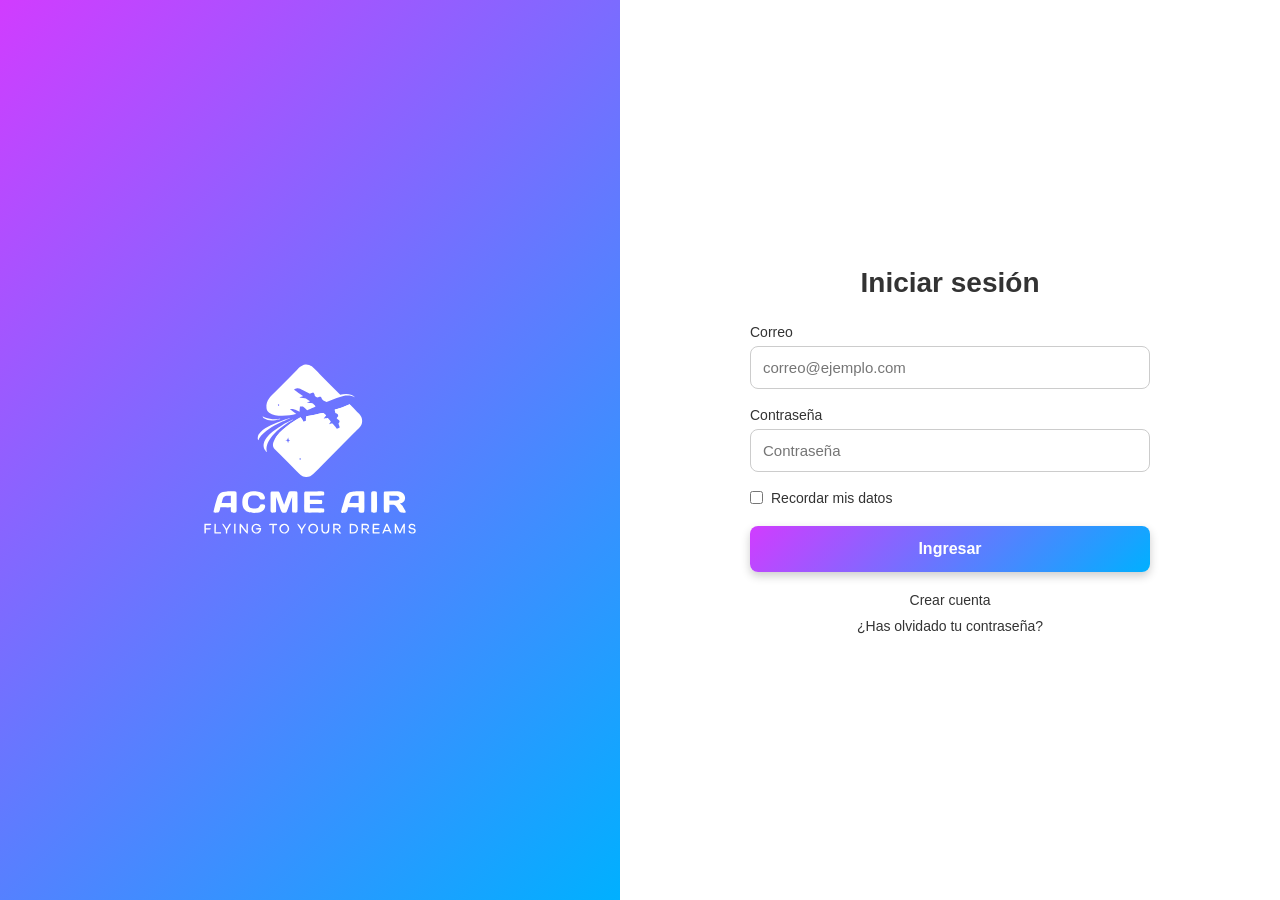
<file: index.html>
<!DOCTYPE html>
<html lang="es">
<head>
    <meta charset="UTF-8">
    <meta name="viewport" content="width=device-width, initial-scale=1.0">
    <link rel="stylesheet" href="css/index.css">
    <title>Login - ACME AIR</title>
</head>
<body>
    <div class="login-page">
        <div class="image-side">
            <img src="img/icons/LogoBlanco.svg" alt="ACME AIR">
        </div>
        <div class="form-side">
            <div class="form-box">
                <h1>Iniciar sesión</h1>

                <form>
                    <label for="email">Correo</label>
                    <input type="email" id="email" name="email" placeholder="correo@ejemplo.com" required>

                    <label for="password">Contraseña</label>
                    <input type="password" id="password" name="password" placeholder="Contraseña" required>

                    <div class="checkbox-row">
                        <input type="checkbox" id="remember" name="remember">
                        <label for="remember">Recordar mis datos</label>
                    </div>

                    <a href="menu.html" class="btn-primary">Ingresar</a>
                </form>

                <div class="links-row">
                    <a href="registro.html">Crear cuenta</a>
                    <a href="recuperar-contrasena.html">¿Has olvidado tu contraseña?</a>
                </div>
            </div>
        </div>
    </div>
</body>
</html>
</file>
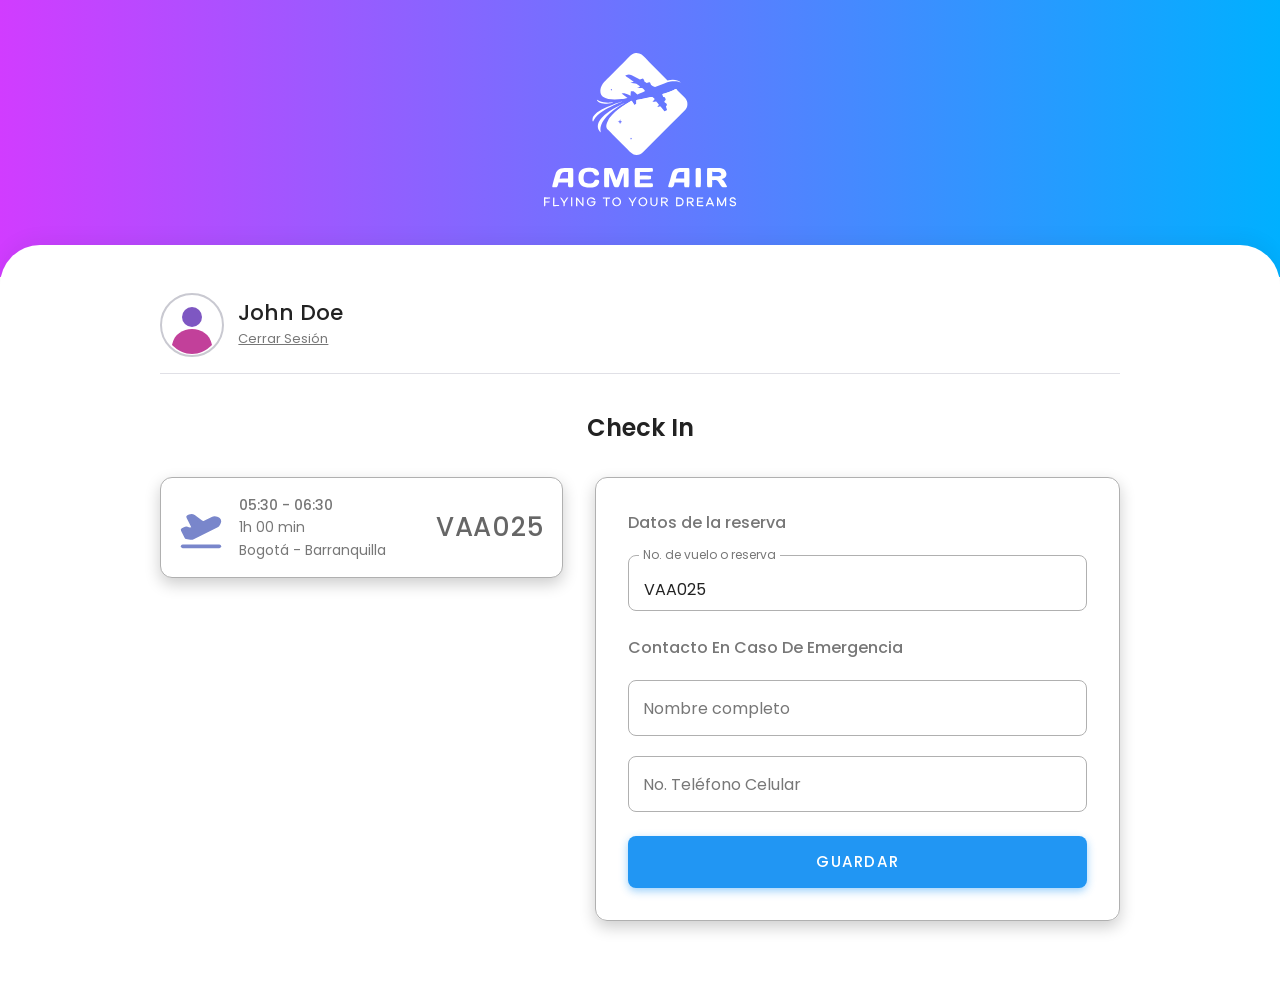
<file: checkin.html>
<!DOCTYPE html>
<html lang="es">
<head>
    <meta charset="UTF-8">
    <meta name="viewport" content="width=device-width, initial-scale=1.0">
    <meta name="description" content="ACME AIR: realiza el check-in de tu vuelo y registra un contacto de emergencia.">
    <title>Check In - Acme Air</title>
    <!-- Tipografía Poppins -->
    <link rel="preconnect" href="https://fonts.googleapis.com">
    <link rel="preconnect" href="https://fonts.gstatic.com" crossorigin>
    <link href="https://fonts.googleapis.com/css2?family=Poppins:wght@300;400;500;600;700&display=swap" rel="stylesheet">
    <link rel="stylesheet" href="css/checkin.css">
</head>
<body>
    <div class="main-container">
        <!-- Banner superior -->
        <header class="header-banner">
            <a href="menu.html" aria-label="Acme Air, ir al menú principal">
                <img src="img/icons/Logo.svg" alt="Acme Air - Flying to your dreams" class="logo">
            </a>
        </header>

        <!-- Contenedor de la tarjeta blanca -->
        <main class="card-container">

            <!-- Usuario y cierre de sesión -->
            <section class="usuario" aria-label="Sesión de usuario">
                <svg class="usuario__avatar" viewBox="0 0 64 64" role="img" aria-label="Foto de perfil de John Doe">
                    <circle cx="32" cy="32" r="31" fill="#fff" stroke="#c9c9d1" stroke-width="2"/>
                    <circle cx="32" cy="24" r="10" fill="#7e57c2"/>
                    <path d="M12 52c2-11 11-16 20-16s18 5 20 16c-6 6-13 9-20 9s-14-3-20-9z" fill="#c2409a"/>
                </svg>
                <div class="usuario__datos">
                    <p class="usuario__nombre">John Doe</p>
                    <a class="usuario__salir" href="index.html">Cerrar Sesión</a>
                </div>
            </section>

            <h1 class="titulo" id="titulo-checkin">Check In</h1>

            <!-- Vuelo seleccionado -->
            <article class="vuelo" aria-label="Vuelo VAA025">
                <img class="vuelo__icono" src="img/icons/plane-takeoff.svg" alt="">
                <div class="vuelo__info">
                    <p class="vuelo__horario"><time>05:30</time> - <time>06:30</time></p>
                    <p class="vuelo__duracion">1h 00 min</p>
                    <p class="vuelo__ruta">Bogotá - Barranquilla</p>
                </div>
                <p class="vuelo__codigo vuelo__codigo--grande">VAA025</p>
            </article>

            <!-- Formulario de check-in -->
            <form class="formulario-checkin" action="menu.html" method="get" aria-labelledby="titulo-checkin">

                <fieldset class="grupo">
                    <legend class="grupo__titulo">Datos de la reserva</legend>
                    <div class="campo">
                        <input type="text" id="reserva" name="reserva" placeholder=" " value="VAA025" autocomplete="off" required>
                        <label for="reserva">No. de vuelo o reserva</label>
                    </div>
                </fieldset>

                <fieldset class="grupo">
                    <legend class="grupo__titulo">Contacto En Caso De Emergencia</legend>
                    <div class="campo">
                        <input type="text" id="contacto-nombre" name="contacto-nombre" placeholder=" " autocomplete="name" required>
                        <label for="contacto-nombre">Nombre completo</label>
                    </div>
                    <div class="campo">
                        <input type="tel" id="contacto-telefono" name="contacto-telefono" placeholder=" " autocomplete="tel" inputmode="tel" required>
                        <label for="contacto-telefono">No. Teléfono Celular</label>
                    </div>
                </fieldset>

                <button type="submit" class="btn-primario">Guardar</button>
            </form>
        </main>
    </div>
</body>
</html>
</file>
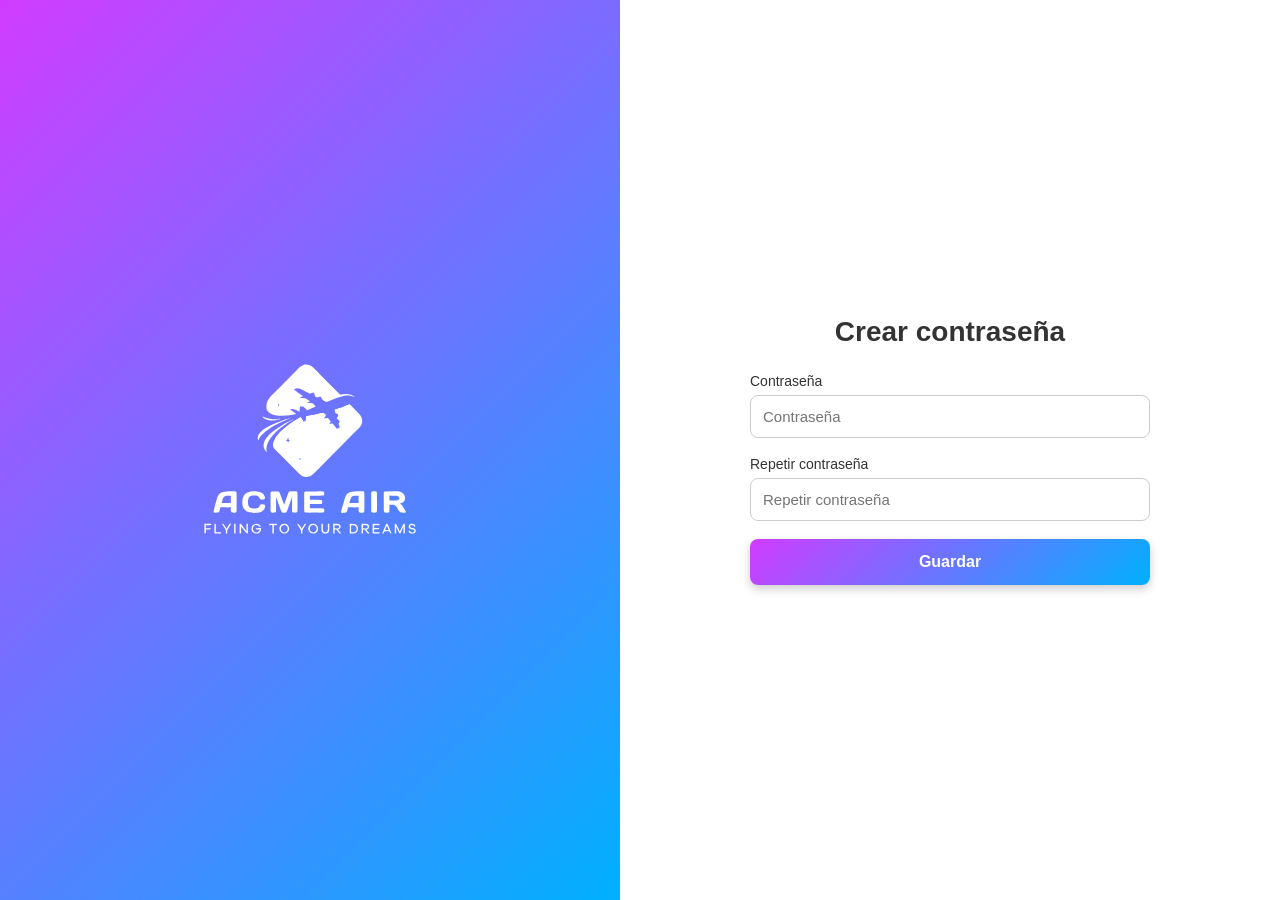
<file: crear-contrasena.html>
<!DOCTYPE html>
<html lang="es">
<head>
    <meta charset="UTF-8">
    <meta name="viewport" content="width=device-width, initial-scale=1.0">
    <link rel="stylesheet" href="css/crear-contrasena.css">
    <title>Crear contraseña - ACME AIR</title>
</head>
<body>
    <div class="crear-contrasena-page">
        <div class="image-side">
            <img src="img/icons/LogoBlanco.svg" alt="ACME AIR">
        </div>
        <div class="form-side">
            <div class="form-box">
                <h1>Crear contraseña</h1>

                <form>
                    <label for="password">Contraseña</label>
                    <input type="password" id="password" name="password" placeholder="Contraseña" required>

                    <label for="repeat-password">Repetir contraseña</label>
                    <input type="password" id="repeat-password" name="repeat-password" placeholder="Repetir contraseña" required>

                    <a href="menu.html" class="btn-primary">Guardar</a>
                </form>
            </div>
        </div>
    </div>
</body>
</html>
</file>
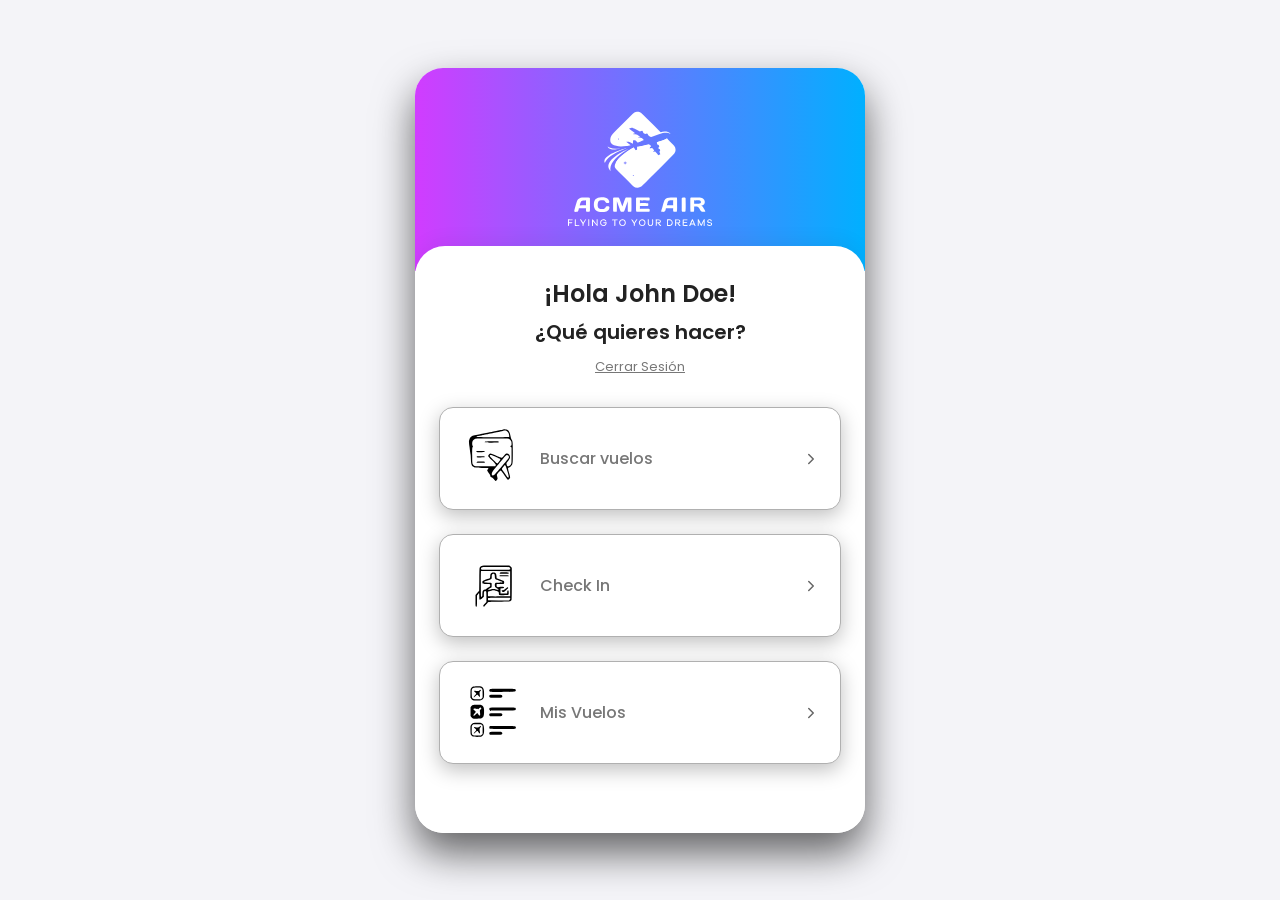
<file: menu.html>
<!DOCTYPE html>
<html lang="es">
<head>
    <meta charset="UTF-8">
    <meta name="viewport" content="width=device-width, initial-scale=1.0">
    <title>Menú Principal - Acme Air</title>
    <!-- Tipografía Poppins -->
    <link rel="preconnect" href="https://fonts.googleapis.com">
    <link rel="preconnect" href="https://fonts.gstatic.com" crossorigin>
    <link href="https://fonts.googleapis.com/css2?family=Poppins:wght@300;400;500;600;700&display=swap" rel="stylesheet">
    <link rel="stylesheet" href="css/menu.css">
</head>
<body>
    <div class="main-container">
        <!-- Banner superior -->
        <header class="header-banner">
            <img src="img/svg/Logo.svg" alt="Acme Air - Flying to your dreams" class="logo">
        </header>

        <!-- Contenedor de la tarjeta blanca -->
        <main class="card-container">
            <div class="menu-content">
                <h1>¡Hola John Doe!</h1>
                <p class="subtitle">¿Qué quieres hacer?</p>
                <a href="index.html" class="logout-link">Cerrar Sesión</a>

                <!-- Opciones del menú -->
                <nav class="options-list" aria-label="Opciones del menú principal">
                    <a href="buscar-vuelos.html" class="menu-card">
                        <div class="card-icon">
                            <img src="img/icons/plane.svg" alt="">
                        </div>
                        <span class="card-title">Buscar vuelos</span>
                        <img src="img/icons/chevron-right.svg" class="arrow-icon" alt="" aria-hidden="true">
                    </a>

                    <a href="checkin.html" class="menu-card">
                        <div class="card-icon">
                            <img src="img/icons/clipboard-check.svg" alt="">
                        </div>
                        <span class="card-title">Check In</span>
                        <img src="img/icons/chevron-right.svg" class="arrow-icon" alt="" aria-hidden="true">
                    </a>

                    <a href="mis-vuelos.html" class="menu-card">
                        <div class="card-icon">
                            <img src="img/icons/list.svg" alt="">
                        </div>
                        <span class="card-title">Mis Vuelos</span>
                        <img src="img/icons/chevron-right.svg" class="arrow-icon" alt="" aria-hidden="true">
                    </a>
                </nav>
            </div>
        </main>
    </div>
</body>
</html>
</file>
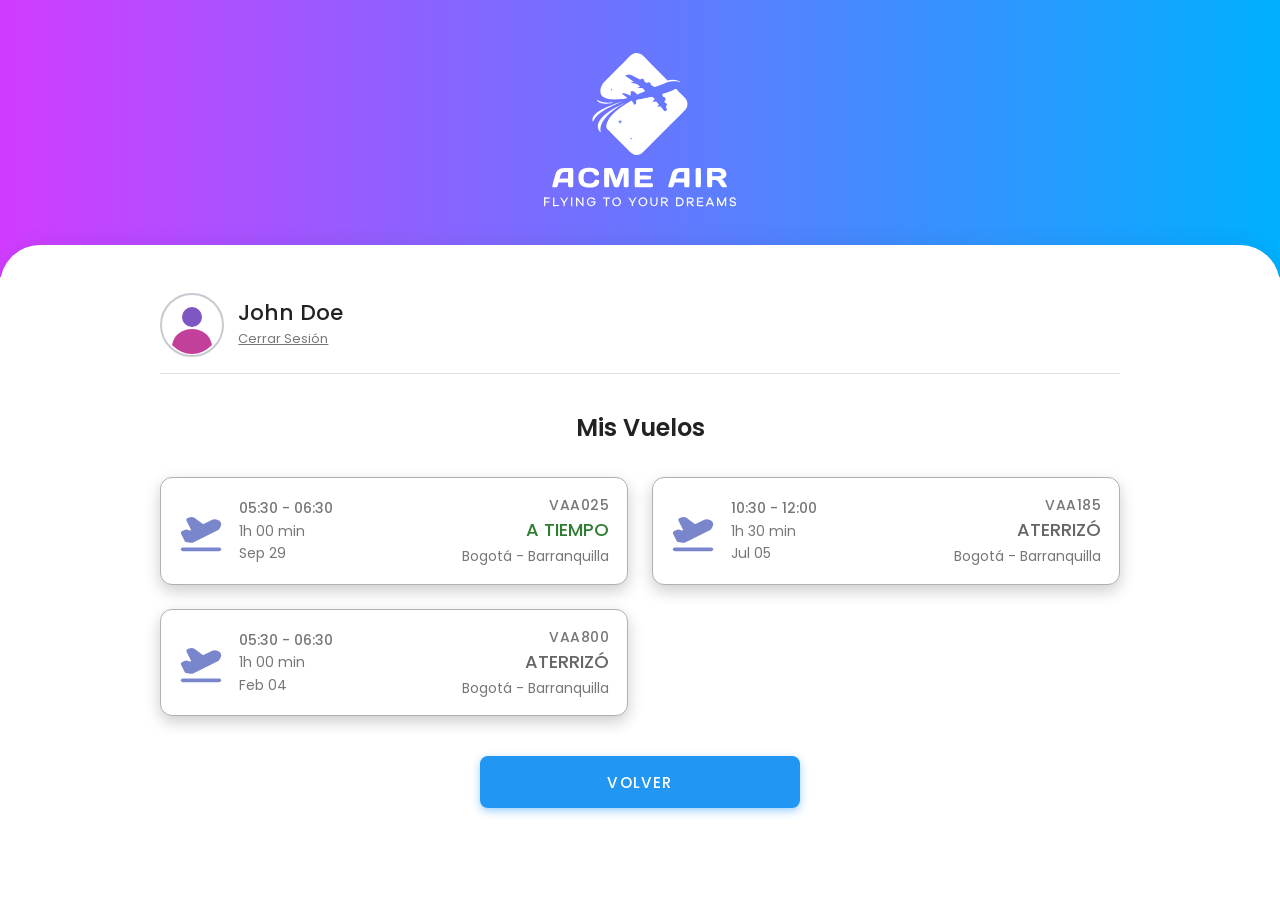
<file: mis-vuelos.html>
<!DOCTYPE html>
<html lang="es">
<head>
    <meta charset="UTF-8">
    <meta name="viewport" content="width=device-width, initial-scale=1.0">
    <meta name="description" content="ACME AIR: consulta tus vuelos reservados y anteriores.">
    <title>Mis Vuelos - Acme Air</title>
    <!-- Tipografía Poppins -->
    <link rel="preconnect" href="https://fonts.googleapis.com">
    <link rel="preconnect" href="https://fonts.gstatic.com" crossorigin>
    <link href="https://fonts.googleapis.com/css2?family=Poppins:wght@300;400;500;600;700&display=swap" rel="stylesheet">
    <link rel="stylesheet" href="css/mis-vuelos.css">
</head>
<body>
    <div class="main-container">
        <!-- Banner superior -->
        <header class="header-banner">
            <a href="menu.html" aria-label="Acme Air, ir al menú principal">
                <img src="img/icons/Logo.svg" alt="Acme Air - Flying to your dreams" class="logo">
            </a>
        </header>

        <!-- Contenedor de la tarjeta blanca -->
        <main class="card-container">

            <!-- Usuario y cierre de sesión -->
            <section class="usuario" aria-label="Sesión de usuario">
                <svg class="usuario__avatar" viewBox="0 0 64 64" role="img" aria-label="Foto de perfil de John Doe">
                    <circle cx="32" cy="32" r="31" fill="#fff" stroke="#c9c9d1" stroke-width="2"/>
                    <circle cx="32" cy="24" r="10" fill="#7e57c2"/>
                    <path d="M12 52c2-11 11-16 20-16s18 5 20 16c-6 6-13 9-20 9s-14-3-20-9z" fill="#c2409a"/>
                </svg>
                <div class="usuario__datos">
                    <p class="usuario__nombre">John Doe</p>
                    <a class="usuario__salir" href="index.html">Cerrar Sesión</a>
                </div>
            </section>

            <h1 class="titulo" id="titulo-mis-vuelos">Mis Vuelos</h1>

            <!-- Listado de vuelos del usuario -->
            <ul class="lista-vuelos" aria-labelledby="titulo-mis-vuelos">
                <li>
                    <article class="vuelo" aria-label="Vuelo VAA025, a tiempo">
                        <img class="vuelo__icono" src="img/icons/plane-takeoff.svg" alt="">
                        <div class="vuelo__info">
                            <p class="vuelo__horario"><time>05:30</time> - <time>06:30</time></p>
                            <p class="vuelo__duracion">1h 00 min</p>
                            <p class="vuelo__fecha"><time datetime="2026-09-29">Sep 29</time></p>
                        </div>
                        <div class="vuelo__extra">
                            <p class="vuelo__codigo">VAA025</p>
                            <p class="vuelo__estado vuelo__estado--a-tiempo">A tiempo</p>
                            <p class="vuelo__ruta">Bogotá - Barranquilla</p>
                        </div>
                    </article>
                </li>
                <li>
                    <article class="vuelo" aria-label="Vuelo VAA185, aterrizó">
                        <img class="vuelo__icono" src="img/icons/plane-takeoff.svg" alt="">
                        <div class="vuelo__info">
                            <p class="vuelo__horario"><time>10:30</time> - <time>12:00</time></p>
                            <p class="vuelo__duracion">1h 30 min</p>
                            <p class="vuelo__fecha"><time datetime="2026-07-05">Jul 05</time></p>
                        </div>
                        <div class="vuelo__extra">
                            <p class="vuelo__codigo">VAA185</p>
                            <p class="vuelo__estado">Aterrizó</p>
                            <p class="vuelo__ruta">Bogotá - Barranquilla</p>
                        </div>
                    </article>
                </li>
                <li>
                    <article class="vuelo" aria-label="Vuelo VAA800, aterrizó">
                        <img class="vuelo__icono" src="img/icons/plane-takeoff.svg" alt="">
                        <div class="vuelo__info">
                            <p class="vuelo__horario"><time>05:30</time> - <time>06:30</time></p>
                            <p class="vuelo__duracion">1h 00 min</p>
                            <p class="vuelo__fecha"><time datetime="2026-02-04">Feb 04</time></p>
                        </div>
                        <div class="vuelo__extra">
                            <p class="vuelo__codigo">VAA800</p>
                            <p class="vuelo__estado">Aterrizó</p>
                            <p class="vuelo__ruta">Bogotá - Barranquilla</p>
                        </div>
                    </article>
                </li>
            </ul>

            <a href="menu.html" class="btn-primario">Volver</a>
        </main>
    </div>
</body>
</html>
</file>
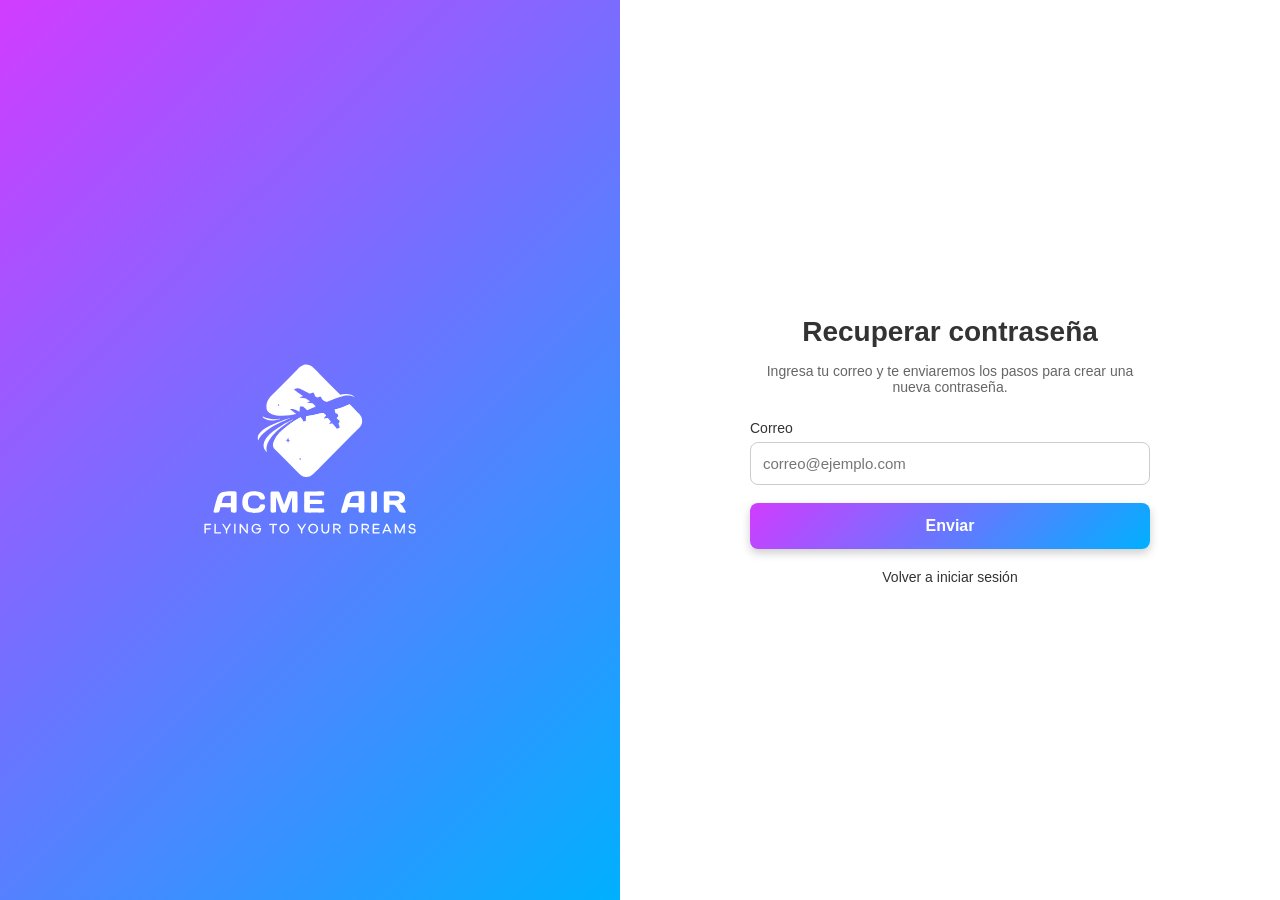
<file: recuperar-contrasena.html>
<!DOCTYPE html>
<html lang="es">
<head>
    <meta charset="UTF-8">
    <meta name="viewport" content="width=device-width, initial-scale=1.0">
    <link rel="stylesheet" href="css/recuperar-contrasena.css">
    <title>Recuperar contraseña - ACME AIR</title>
</head>
<body>
    <div class="recuperar-contrasena-page">
        <div class="image-side">
            <img src="img/icons/LogoBlanco.svg" alt="ACME AIR">
        </div>
        <div class="form-side">
            <div class="form-box">
                <h1>Recuperar contraseña</h1>
                <p class="info-text">Ingresa tu correo y te enviaremos los pasos para crear una nueva contraseña.</p>

                <form>
                    <label for="email">Correo</label>
                    <input type="email" id="email" name="email" placeholder="correo@ejemplo.com" required>

                    <a href="crear-contrasena.html" class="btn-primary">Enviar</a>
                </form>

                <div class="links-row">
                    <a href="login.html">Volver a iniciar sesión</a>
                </div>
            </div>
        </div>
    </div>
</body>
</html>
</file>
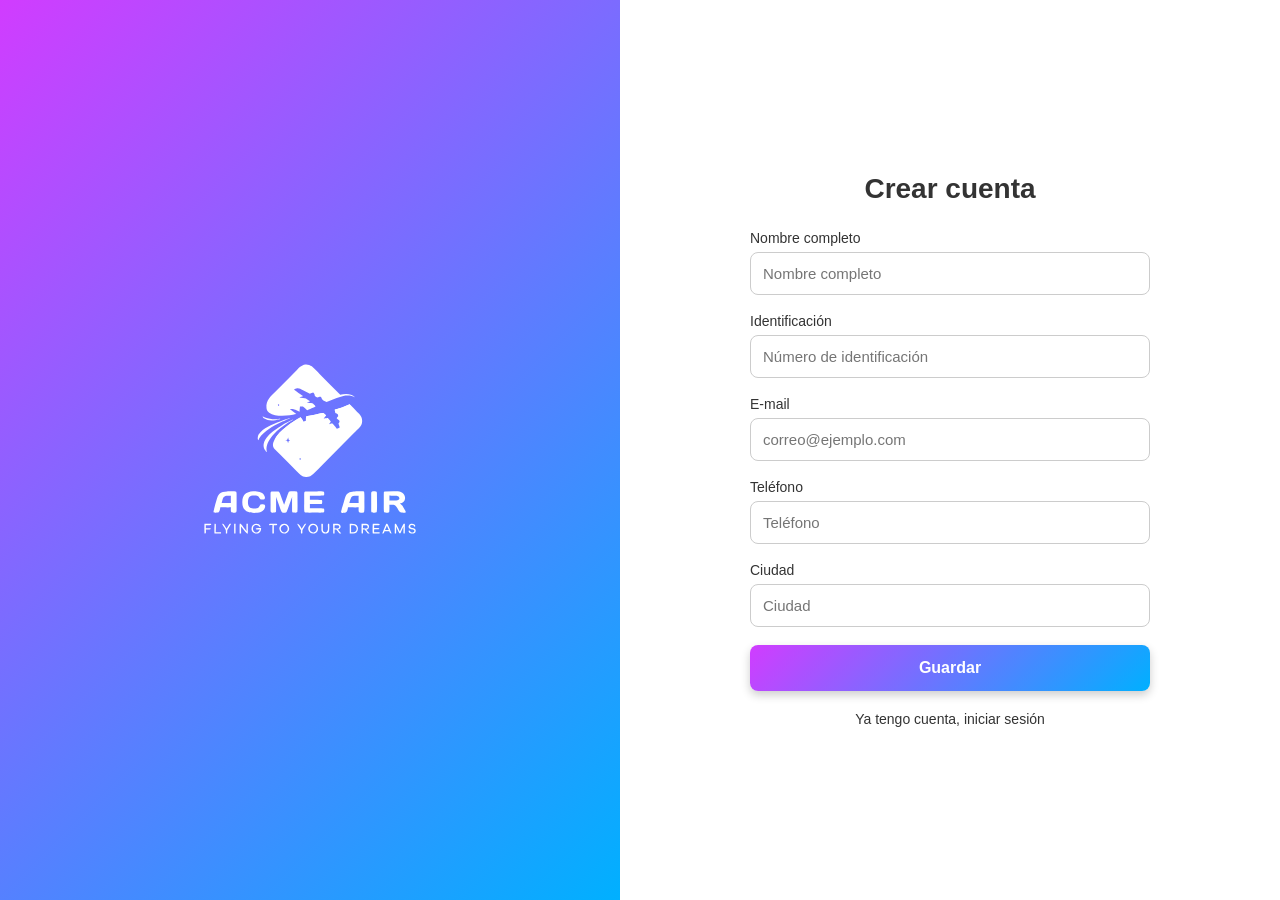
<file: registro.html>
<!DOCTYPE html>
<html lang="es">
<head>
    <meta charset="UTF-8">
    <meta name="viewport" content="width=device-width, initial-scale=1.0">
    <link rel="stylesheet" href="css/registro.css">
    <title>Crear cuenta - ACME AIR</title>
</head>
<body>
    <div class="registro-page">
        <div class="image-side">
            <img src="img/icons/LogoBlanco.svg" alt="ACME AIR">
        </div>
        <div class="form-side">
            <div class="form-box">
                <h1>Crear cuenta</h1>

                <form>
                    <label for="nombre">Nombre completo</label>
                    <input type="text" id="nombre" name="nombre" placeholder="Nombre completo" required>

                    <label for="identificacion">Identificación</label>
                    <input type="text" id="identificacion" name="identificacion" placeholder="Número de identificación" required>

                    <label for="email">E-mail</label>
                    <input type="email" id="email" name="email" placeholder="correo@ejemplo.com" required>

                    <label for="telefono">Teléfono</label>
                    <input type="tel" id="telefono" name="telefono" placeholder="Teléfono" required>

                    <label for="ciudad">Ciudad</label>
                    <input type="text" id="ciudad" name="ciudad" placeholder="Ciudad" required>

                    <a href="crear-contrasena.html" class="btn-primary">Guardar</a>
                </form>

                <div class="links-row">
                    <a href="login.html">Ya tengo cuenta, iniciar sesión</a>
                </div>
            </div>
        </div>
    </div>
</body>
</html>
</file>
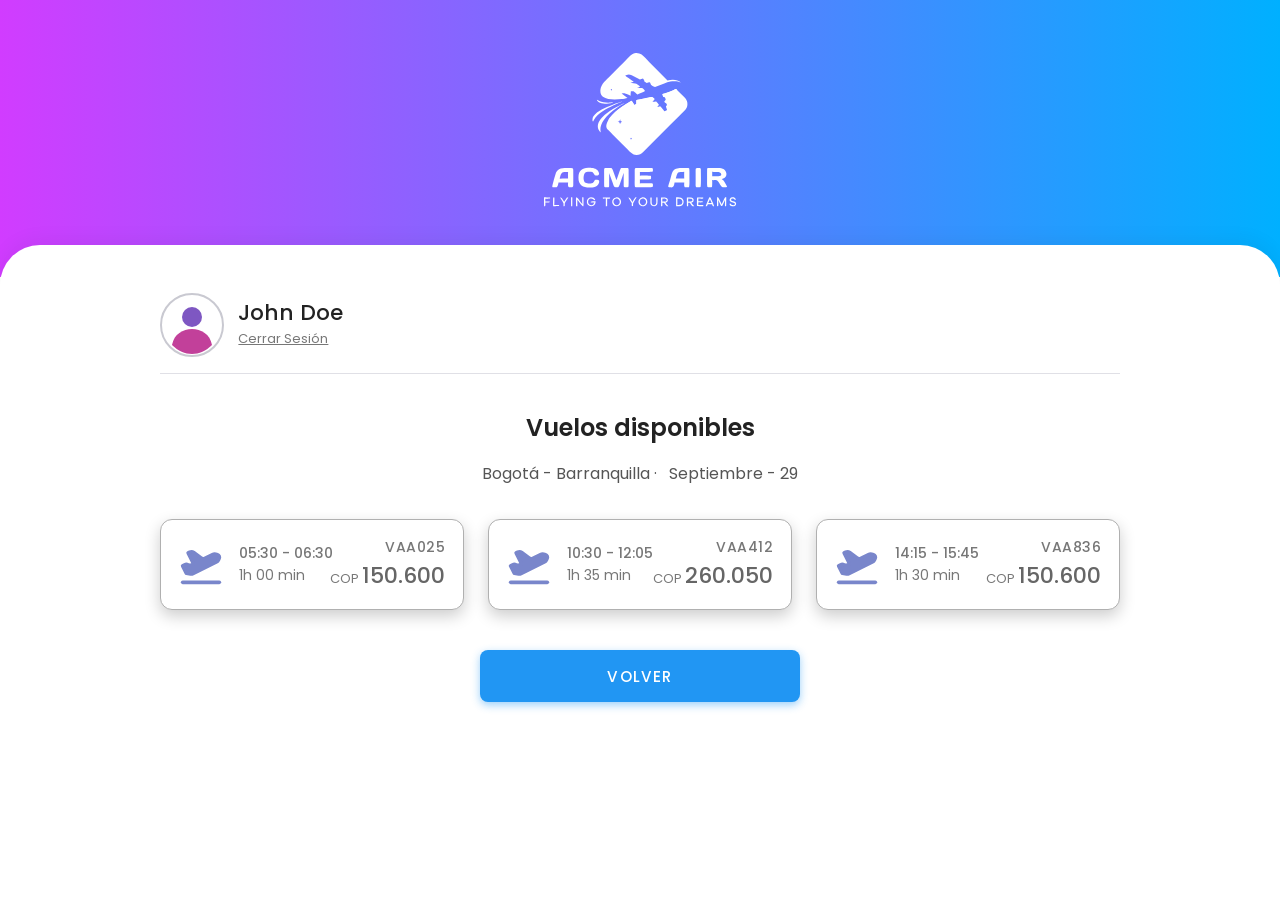
<file: vuelos.html>
<!DOCTYPE html>
<html lang="es">
<head>
    <meta charset="UTF-8">
    <meta name="viewport" content="width=device-width, initial-scale=1.0">
    <meta name="description" content="ACME AIR: vuelos disponibles para la ruta y fecha seleccionadas.">
    <title>Vuelos Disponibles - Acme Air</title>
    <!-- Tipografía Poppins -->
    <link rel="preconnect" href="https://fonts.googleapis.com">
    <link rel="preconnect" href="https://fonts.gstatic.com" crossorigin>
    <link href="https://fonts.googleapis.com/css2?family=Poppins:wght@300;400;500;600;700&display=swap" rel="stylesheet">
    <link rel="stylesheet" href="css/vuelos.css">
</head>
<body>
    <div class="main-container">
        <!-- Banner superior -->
        <header class="header-banner">
            <a href="menu.html" aria-label="Acme Air, ir al menú principal">
                <img src="img/icons/Logo.svg" alt="Acme Air - Flying to your dreams" class="logo">
            </a>
        </header>

        <!-- Contenedor de la tarjeta blanca -->
        <main class="card-container">

            <!-- Usuario y cierre de sesión -->
            <section class="usuario" aria-label="Sesión de usuario">
                <svg class="usuario__avatar" viewBox="0 0 64 64" role="img" aria-label="Foto de perfil de John Doe">
                    <circle cx="32" cy="32" r="31" fill="#fff" stroke="#c9c9d1" stroke-width="2"/>
                    <circle cx="32" cy="24" r="10" fill="#7e57c2"/>
                    <path d="M12 52c2-11 11-16 20-16s18 5 20 16c-6 6-13 9-20 9s-14-3-20-9z" fill="#c2409a"/>
                </svg>
                <div class="usuario__datos">
                    <p class="usuario__nombre">John Doe</p>
                    <a class="usuario__salir" href="index.html">Cerrar Sesión</a>
                </div>
            </section>

            <h1 class="titulo" id="titulo-vuelos">Vuelos disponibles</h1>

            <!-- Resumen de la búsqueda -->
            <p class="resumen-busqueda">
                <span>Bogotá - Barranquilla</span>
                <time datetime="2026-09-29">Septiembre - 29</time>
            </p>

            <!-- Listado de vuelos -->
            <ul class="lista-vuelos" aria-labelledby="titulo-vuelos">
                <li>
                    <article class="vuelo" aria-label="Vuelo VAA025">
                        <img class="vuelo__icono" src="img/icons/plane-takeoff.svg" alt="">
                        <div class="vuelo__info">
                            <p class="vuelo__horario"><time>05:30</time> - <time>06:30</time></p>
                            <p class="vuelo__duracion">1h 00 min</p>
                        </div>
                        <div class="vuelo__extra">
                            <p class="vuelo__codigo">VAA025</p>
                            <p class="vuelo__precio"><abbr title="Pesos colombianos">COP</abbr> <strong>150.600</strong></p>
                        </div>
                    </article>
                </li>
                <li>
                    <article class="vuelo" aria-label="Vuelo VAA412">
                        <img class="vuelo__icono" src="img/icons/plane-takeoff.svg" alt="">
                        <div class="vuelo__info">
                            <p class="vuelo__horario"><time>10:30</time> - <time>12:05</time></p>
                            <p class="vuelo__duracion">1h 35 min</p>
                        </div>
                        <div class="vuelo__extra">
                            <p class="vuelo__codigo">VAA412</p>
                            <p class="vuelo__precio"><abbr title="Pesos colombianos">COP</abbr> <strong>260.050</strong></p>
                        </div>
                    </article>
                </li>
                <li>
                    <article class="vuelo" aria-label="Vuelo VAA836">
                        <img class="vuelo__icono" src="img/icons/plane-takeoff.svg" alt="">
                        <div class="vuelo__info">
                            <p class="vuelo__horario"><time>14:15</time> - <time>15:45</time></p>
                            <p class="vuelo__duracion">1h 30 min</p>
                        </div>
                        <div class="vuelo__extra">
                            <p class="vuelo__codigo">VAA836</p>
                            <p class="vuelo__precio"><abbr title="Pesos colombianos">COP</abbr> <strong>150.600</strong></p>
                        </div>
                    </article>
                </li>
            </ul>

            <a href="menu.html" class="btn-primario">Volver</a>
        </main>
    </div>
</body>
</html>
</file>
<file: css/index.css>
* {
    box-sizing: border-box;
    margin: 0;
    padding: 0;
}

body {
    font-family: 'Poppins', sans-serif;
    color: #333;
    min-height: 100vh;
}

.login-page {
    display: flex;
    flex-direction: column;
    min-height: 100vh;
}

.image-side {
    background: linear-gradient(135deg, #d13cff, #00b0ff);
    display: flex;
    justify-content: center;
    align-items: center;
    padding: 30px;
}

.image-side img {
    width: 140px;
    height: auto;
}

.form-side {
    flex: 1;
    display: flex;
    justify-content: center;
    align-items: center;
    padding: 30px 20px;
}

.form-box {
    width: 100%;
    max-width: 360px;
}

.form-box h1 {
    text-align: center;
    margin-bottom: 25px;
    font-size: 24px;
}

.form-box form {
    display: flex;
    flex-direction: column;
}

.form-box label {
    font-size: 14px;
    margin-bottom: 6px;
}

.form-box input[type="email"],
.form-box input[type="password"] {
    padding: 12px;
    margin-bottom: 18px;
    border: 1px solid #ccc;
    border-radius: 8px;
    font-size: 15px;
}

.checkbox-row {
    display: flex;
    align-items: center;
    gap: 8px;
    margin-bottom: 20px;
}

.checkbox-row label {
    margin-bottom: 0;
}

.btn-primary {
    display: block;
    text-align: center;
    text-decoration: none;
    background: linear-gradient(135deg, #d13cff, #00b0ff);
    color: #fff;
    padding: 14px;
    border: none;
    border-radius: 8px;
    font-size: 16px;
    font-weight: 600;
    cursor: pointer;
    box-shadow: 0 4px 10px rgba(0, 0, 0, 0.2);
    transition: transform 0.2s ease;
}

.btn-primary:hover {
    transform: scale(1.02);
}

.links-row {
    display: flex;
    flex-direction: column;
    align-items: center;
    gap: 10px;
    margin-top: 20px;
}

.links-row a {
    color: #333;
    font-size: 14px;
    text-decoration: none;
}

.links-row a:hover {
    text-decoration: underline;
}

@media (min-width: 768px) {
    .login-page {
        flex-direction: row;
    }

    .image-side {
        flex: 1;
        padding: 0;
    }

    .image-side img {
        width: 220px;
    }

    .form-side {
        flex: 1;
    }
}

@media (min-width: 1024px) {
    .form-box {
        max-width: 400px;
    }

    .form-box h1 {
        font-size: 28px;
    }
}
</file>
<file: css/checkin.css>
:root {
    --fondo-pagina: #ffffff;
    --fondo-pagina-desktop: #ffffff;
    --azul: #2196f3;
    --azul-oscuro: #1976d2;
    --texto: #222;
    --texto-suave: #777;
    --borde: #b0b0b0;
    --icono-vuelo: #7986cb;
}

* {
    margin: 0;
    padding: 0;
    box-sizing: border-box;
    font-family: 'Poppins', 'Open Sans', sans-serif;
}

body {
    background-color: var(--fondo-pagina);
    min-height: 100vh;
    display: flex;
    justify-content: center;
    align-items: center;
}

.main-container {
    width: 100%;
    max-width: 28.125rem;
    background-color: #ffffff;
    min-height: 100vh;
    display: flex;
    flex-direction: column;
    overflow: hidden;
    box-shadow: 0 10px 30px rgba(0, 0, 0, 0.5);
}

/* Banner superior con el degradado corporativo (#d13cff -> #00b0ff) */
.header-banner {
    background: linear-gradient(90deg, #d13cff 0%, #00b0ff 100%);
    padding: 2.5rem 1.25rem;
    display: flex;
    justify-content: center;
    align-items: center;
}

.logo {
    display: block;
    width: 100%;
    max-width: 9.375rem;
    height: auto;
    filter: brightness(0) invert(1); /* Pone el logo de color blanco */
}

/* Tarjeta blanca inferior */
.card-container {
    background-color: #ffffff;
    flex: 1;
    border-top-left-radius: 1.875rem;
    border-top-right-radius: 1.875rem;
    margin-top: -1.5625rem;
    padding: 1.875rem 1.5rem;
    box-shadow: 0 -5px 20px rgba(0, 0, 0, 0.05);
}

/* Foco visible para navegación con teclado */
a:focus-visible,
button:focus-visible,
input:focus-visible {
    outline: 3px solid #00b0ff;
    outline-offset: 3px;
}

/* ==========================================
   USUARIO Y TÍTULO
   ========================================== */
.usuario {
    display: flex;
    align-items: center;
    gap: 0.9rem;
    padding-bottom: 1rem;
    border-bottom: 1px solid #e0e0e6;
}

.usuario__avatar {
    flex: none;
    width: 3.5rem;
    height: 3.5rem;
}

.usuario__nombre {
    font-size: clamp(1.125rem, 1rem + 0.8vw, 1.35rem);
    font-weight: 500;
    line-height: 1.2;
    color: var(--texto);
}

.usuario__salir {
    display: inline-block;
    font-size: 0.8125rem;
    color: var(--texto-suave);
    text-decoration: underline;
    transition: color 0.2s ease;
}

.usuario__salir:hover {
    color: #000;
}

/* Tipografía proporcional: crece y se reduce con el ancho de pantalla */
.titulo {
    margin: 1.75rem 0 1.5rem;
    font-size: clamp(1.25rem, 1rem + 1.2vw, 1.5rem);
    font-weight: 600;
    text-align: center;
    color: var(--texto);
}

/* ==========================================
   TARJETA DE VUELO
   ========================================== */
.lista-vuelos {
    list-style: none;
    display: flex;
    flex-direction: column;
    gap: 1.25rem;
}

.vuelo {
    display: flex;
    align-items: center;
    gap: 1rem;
    padding: 1rem 1.125rem;
    background-color: #fff;
    border: 1px solid var(--borde);
    border-radius: 0.75rem;
    box-shadow: 0 6px 16px rgba(0, 0, 0, 0.2);
    color: var(--texto-suave);
    font-size: 0.875rem;
    line-height: 1.6;
}

.vuelo__icono {
    flex: none;
    width: 2.75rem;
    height: 2.75rem;
}

.vuelo__info {
    flex: 1;
    min-width: 0;
}

.vuelo__extra {
    text-align: right;
}

.vuelo__horario {
    font-weight: 500;
    white-space: nowrap;
}

.vuelo__ruta {
    white-space: nowrap;
}

/* En pantallas muy pequeñas la ruta puede partirse en dos líneas */
@media screen and (max-width: 360px) {
    .vuelo__ruta {
        white-space: normal;
    }
}

.vuelo__codigo {
    font-weight: 500;
    letter-spacing: 0.03em;
}

/* ==========================================
   BOTÓN PRINCIPAL (sombra + hover scale)
   ========================================== */
.btn-primario {
    display: block;
    width: 100%;
    margin-top: 1.75rem;
    padding: 0.9rem 1rem;
    border: 0;
    border-radius: 0.5rem;
    font-size: 0.95rem;
    font-weight: 500;
    letter-spacing: 0.08em;
    text-transform: uppercase;
    text-align: center;
    text-decoration: none;
    color: #fff;
    background-color: var(--azul);
    box-shadow: 0 3px 8px rgba(33, 150, 243, 0.45);
    cursor: pointer;
    transition: transform 0.2s ease, background-color 0.2s ease;
}

.btn-primario:hover {
    background-color: var(--azul-oscuro);
    transform: scale(1.02);
}

.btn-primario:active {
    transform: scale(0.99);
}

/* ==========================================
   CHECK IN
   ========================================== */
.vuelo__codigo--grande {
    align-self: center;
    font-size: clamp(1.25rem, 1rem + 1.2vw, 1.625rem);
    color: #666;
}

/* Tarjeta del formulario */
.formulario-checkin {
    display: flex;
    flex-direction: column;
    gap: 1.5rem;
    margin-top: 1.5rem;
    padding: 1.5rem 1.25rem;
    border: 1px solid var(--borde);
    border-radius: 0.75rem;
    box-shadow: 0 6px 16px rgba(0, 0, 0, 0.2);
}

.formulario-checkin .btn-primario {
    margin-top: 0;
}

.grupo {
    border: 0;
    display: flex;
    flex-direction: column;
    gap: 1.25rem;
}

.grupo__titulo {
    margin-bottom: 1.25rem;
    font-size: 1rem;
    font-weight: 500;
    color: var(--texto-suave);
}

/* Campos con etiqueta flotante (igual que en Búsqueda de vuelos) */
.campo {
    position: relative;
}

.campo input {
    width: 100%;
    height: 3.5rem;
    padding: 1rem 0.9rem 0.25rem;
    border: 1px solid var(--borde);
    border-radius: 0.5rem;
    font-size: 1rem;
    color: var(--texto);
    background-color: #fff;
    transition: border-color 0.2s ease, box-shadow 0.2s ease;
}

.campo input:hover {
    border-color: var(--texto-suave);
}

.campo input:focus {
    border-color: var(--azul);
    box-shadow: 0 0 0 2px rgba(33, 150, 243, 0.25);
    outline: none;
}

.campo label {
    position: absolute;
    left: 0.9rem;
    top: 50%;
    transform: translateY(-50%);
    padding: 0 0.25rem;
    margin-left: -0.25rem;
    font-size: 1rem;
    color: var(--texto-suave);
    background-color: #fff;
    pointer-events: none;
    transition: top 0.15s ease, font-size 0.15s ease, color 0.15s ease;
}

.campo input:focus + label,
.campo input:not(:placeholder-shown) + label {
    top: 0;
    font-size: 0.75rem;
}

.campo input:focus + label {
    color: var(--azul);
}

@media (prefers-reduced-motion: reduce) {
    .campo input,
    .campo label {
        transition: none;
    }
}

@media screen and (max-width: 320px) {
    .formulario-checkin {
        padding: 1.25rem 0.875rem;
    }
}

@media (prefers-reduced-motion: reduce) {
    .btn-primario,
    .usuario__salir {
        transition: none;
    }

    .btn-primario:hover {
        transform: none;
    }
}


/* ==========================================
   RESPONSIVIDAD (Breakpoints solicitados)
   ========================================== */

/* Breakpoint: 320px - Móvil pequeño */
@media screen and (max-width: 320px) {
    .main-container {
        max-width: 100%;
        border-radius: 0;
        min-height: 100vh;
    }
    .header-banner {
        padding: 1.5625rem 0.9375rem;
    }
    .card-container {
        padding: 1.25rem 0.9375rem;
        border-radius: 1.25rem 1.25rem 0 0;
    }
    .usuario__avatar {
        width: 3rem;
        height: 3rem;
    }
    .vuelo {
        gap: 0.625rem;
        padding: 0.875rem 0.75rem;
        font-size: 0.8125rem;
    }
    .vuelo__icono {
        width: 2.25rem;
        height: 2.25rem;
    }
}

/* Breakpoint: 768px - Tablet
   La vista deja de ser una "tarjeta de móvil" y ocupa todo el ancho
   de la ventana; el contenido se mantiene centrado con un ancho máximo. */
@media screen and (min-width: 768px) {
    body {
        display: block;
    }

    .main-container {
        max-width: none;
        min-height: 100vh;
        border-radius: 0;
        box-shadow: none;
    }

    .header-banner {
        padding: 2.5rem 2rem 3.5rem;
    }

    .logo {
        max-width: 11.25rem;
    }

    /* Padding lateral fluido: nunca menos de 2rem y el contenido
       nunca más ancho que 60rem, sin importar el tamaño de la ventana */
    .card-container {
        margin-top: -2rem;
        border-top-left-radius: 2.5rem;
        border-top-right-radius: 2.5rem;
        padding: 2.5rem max(2rem, calc((100% - 60rem) / 2)) 3rem;
    }

    .usuario__avatar {
        width: 4rem;
        height: 4rem;
    }

    .titulo {
        margin: 2.25rem 0 2rem;
    }

    /* Botón con ancho limitado y centrado en pantallas grandes */
    .btn-primario {
        max-width: 20rem;
        margin-left: auto;
        margin-right: auto;
    }
}

/* Breakpoint: 1024px - Desktop (vista centrada con padding lateral) */
@media screen and (min-width: 1024px) {
    .header-banner {
        padding: 3rem 2rem 4rem;
    }

    .logo {
        max-width: 12.5rem;
    }

    .card-container {
        padding-top: 3rem;
        padding-bottom: 4rem;
    }
}

/* Check-in: en tablet el formulario mantiene un ancho cómodo; en desktop
   el vuelo y el formulario se ubican lado a lado */
@media screen and (min-width: 768px) {
    .card-container > .vuelo,
    .formulario-checkin {
        max-width: 40rem;
        margin-left: auto;
        margin-right: auto;
        width: 100%;
    }

    .formulario-checkin {
        margin-top: 2rem;
        padding: 2rem;
    }

    .formulario-checkin .btn-primario {
        max-width: none;
    }
}

@media screen and (min-width: 1024px) {
    .card-container {
        display: grid;
        grid-template-columns: minmax(0, 1fr) minmax(0, 1.3fr);
        column-gap: 2rem;
        align-items: start;
    }

    .usuario,
    .titulo {
        grid-column: 1 / -1;
    }

    .card-container > .vuelo,
    .formulario-checkin {
        max-width: none;
        margin: 0;
    }
}
</file>
<file: css/crear-contrasena.css>
* {
    box-sizing: border-box;
    margin: 0;
    padding: 0;
}

body {
    font-family: 'Poppins', sans-serif;
    color: #333;
    min-height: 100vh;
}

.crear-contrasena-page {
    display: flex;
    flex-direction: column;
    min-height: 100vh;
}

.image-side {
    background: linear-gradient(135deg, #d13cff, #00b0ff);
    display: flex;
    justify-content: center;
    align-items: center;
    padding: 30px;
}

.image-side img {
    width: 140px;
    height: auto;
}

.form-side {
    flex: 1;
    display: flex;
    justify-content: center;
    align-items: center;
    padding: 30px 20px;
}

.form-box {
    width: 100%;
    max-width: 360px;
}

.form-box h1 {
    text-align: center;
    margin-bottom: 25px;
    font-size: 24px;
}

.form-box form {
    display: flex;
    flex-direction: column;
}

.form-box label {
    font-size: 14px;
    margin-bottom: 6px;
}

.form-box input {
    padding: 12px;
    margin-bottom: 18px;
    border: 1px solid #ccc;
    border-radius: 8px;
    font-size: 15px;
}

.btn-primary {
    display: block;
    text-align: center;
    text-decoration: none;
    background: linear-gradient(135deg, #d13cff, #00b0ff);
    color: #fff;
    padding: 14px;
    border: none;
    border-radius: 8px;
    font-size: 16px;
    font-weight: 600;
    cursor: pointer;
    box-shadow: 0 4px 10px rgba(0, 0, 0, 0.2);
    transition: transform 0.2s ease;
}

.btn-primary:hover {
    transform: scale(1.02);
}

@media (min-width: 768px) {
    .crear-contrasena-page {
        flex-direction: row;
    }

    .image-side {
        flex: 1;
        padding: 0;
    }

    .image-side img {
        width: 220px;
    }

    .form-side {
        flex: 1;
    }
}

@media (min-width: 1024px) {
    .form-box {
        max-width: 400px;
    }

    .form-box h1 {
        font-size: 28px;
    }
}
</file>
<file: css/menu.css>
/* ==========================================
   ESTILOS GENERALES Y CORPORATIVOS
   ========================================== */
* {
    margin: 0;
    padding: 0;
    box-sizing: border-box;
    font-family: 'Poppins', 'Open Sans', sans-serif;
}

body {
    background-color: #121212;
    min-height: 100vh;
    display: flex;
    justify-content: center;
    align-items: center;
}

.main-container {
    width: 100%;
    max-width: 28.125rem;
    background-color: #ffffff;
    min-height: 100vh;
    display: flex;
    flex-direction: column;
    overflow: hidden;
    box-shadow: 0 10px 30px rgba(0, 0, 0, 0.5);
}

/* Banner superior con el degradado corporativo exacto (#d13cff -> #00b0ff) */
.header-banner {
    background: linear-gradient(90deg, #d13cff 0%, #00b0ff 100%);
    padding: 2.5rem 1.25rem;
    display: flex;
    justify-content: center;
    align-items: center;
}

.logo {
    width: 100%;
    max-width: 9.375rem;
    height: auto;
    filter: brightness(0) invert(1); /* Pone el logo de color blanco */
}

/* Tarjeta blanca inferior */
.card-container {
    background-color: #ffffff;
    flex: 1;
    border-top-left-radius: 1.875rem;
    border-top-right-radius: 1.875rem;
    margin-top: -1.5625rem;
    padding: 1.875rem 1.5rem;
    box-shadow: 0 -5px 20px rgba(0, 0, 0, 0.05);
}

.menu-content {
    text-align: center;
}

/* Tipografía proporcional: crece y se reduce con el ancho de pantalla */
.menu-content h1 {
    font-size: clamp(1.25rem, 1rem + 1.2vw, 1.5rem);
    color: #222;
    margin-bottom: 0.375rem;
    font-weight: 600;
}

.menu-content .subtitle {
    font-size: clamp(1.0625rem, 0.9rem + 0.8vw, 1.25rem);
    color: #222;
    margin-bottom: 0.375rem;
    font-weight: 600;
}

.menu-content .logout-link {
    display: inline-block;
    font-size: 0.8125rem;
    color: #777;
    text-decoration: underline;
    margin-bottom: 1.875rem;
    transition: color 0.2s ease;
}

.menu-content .logout-link:hover {
    color: #000;
}

/* Foco visible para navegación con teclado */
.menu-content a:focus-visible {
    outline: 3px solid #00b0ff;
    outline-offset: 3px;
}

/* Tarjetas de opciones */
.options-list {
    display: flex;
    flex-direction: column;
    gap: 1.5rem;
}

.menu-card {
    display: flex;
    align-items: center;
    justify-content: space-between;
    background-color: #ffffff;
    border: 1px solid #b0b0b0;
    border-radius: 0.875rem;
    padding: 1.125rem 1.25rem;
    text-decoration: none;
    color: #333;

    /* Sombra más oscura y profunda para que resalte claramente */
    box-shadow: 0 6px 20px rgba(0, 0, 0, 0.25);

    transition: transform 0.2s ease, box-shadow 0.2s ease, border-color 0.2s ease;
}

/* Efecto hover con una sombra todavía más intensa */
.menu-card:hover {
    transform: scale(1.02);
    box-shadow: 0 10px 28px rgba(0, 0, 0, 0.35);
    border-color: #333333;
}

.card-icon {
    width: 4.0625rem; /* Ancho fijo para que todas las cajas de iconos tengan el mismo espacio */
    height: 4.0625rem;
    display: flex;
    justify-content: center;
    align-items: center;
    flex-shrink: 0;
}

.card-icon img {
    width: 4.0625rem;
    height: 4.0625rem;
    object-fit: contain;
}

.card-title {
    flex: 1;
    text-align: left;
    margin-left: 0.9375rem;
    font-size: clamp(0.875rem, 0.8rem + 0.4vw, 1rem);
    font-weight: 500;
    color: #777;
}

.arrow-icon {
    width: 1.125rem;
    height: 1.125rem;
    opacity: 0.6;
}

@media (prefers-reduced-motion: reduce) {
    .menu-card,
    .menu-content .logout-link {
        transition: none;
    }

    .menu-card:hover {
        transform: none;
    }
}


/* ==========================================
   RESPONSIVIDAD (Breakpoints solicitados)
   ========================================== */

/* Breakpoint: 320px - Móvil pequeño */
@media screen and (max-width: 320px) {
    .main-container {
        max-width: 100%;
        border-radius: 0;
        min-height: 100vh;
    }
    .header-banner {
        padding: 1.5625rem 0.9375rem;
    }
    .card-container {
        padding: 1.25rem 0.9375rem;
        border-radius: 1.25rem 1.25rem 0 0;
    }
    .menu-card {
        padding: 0.875rem 1rem;
    }
}

/* Breakpoint: 768px - Tablet */
@media screen and (min-width: 768px) and (max-width: 1023px) {
    .main-container {
        max-width: 32.5rem;
        border-radius: 1.5rem;
        height: auto;
        min-height: 85vh;
    }
    .card-container {
        padding: 2.1875rem 1.875rem;
    }
}

/* Breakpoint: 1024px - Desktop (Vista centrada con padding lateral) */
@media screen and (min-width: 1024px) {
    body {
        background-color: #f4f4f8;
        padding: 2.5rem;
    }

    .main-container {
        max-width: 28.125rem;
        min-height: 85vh;   /* min-height: el contenido nunca se recorta */
        border-radius: 1.75rem;
        box-shadow: 0 20px 40px rgba(0, 0, 0, 0.6);
    }
}
</file>
<file: css/mis-vuelos.css>
/* ==========================================
   ESTILOS GENERALES Y CORPORATIVOS
   (misma estructura que menu.css y buscar-vuelos.css)
   ========================================== */
:root {
    --fondo-pagina: #ffffff;
    --fondo-pagina-desktop: #ffffff;
    --azul: #2196f3;
    --azul-oscuro: #1976d2;
    --texto: #222;
    --texto-suave: #777;
    --borde: #b0b0b0;
    --icono-vuelo: #7986cb;
}

* {
    margin: 0;
    padding: 0;
    box-sizing: border-box;
    font-family: 'Poppins', 'Open Sans', sans-serif;
}

body {
    background-color: var(--fondo-pagina);
    min-height: 100vh;
    display: flex;
    justify-content: center;
    align-items: center;
}

.main-container {
    width: 100%;
    max-width: 28.125rem;
    background-color: #ffffff;
    min-height: 100vh;
    display: flex;
    flex-direction: column;
    overflow: hidden;
    box-shadow: 0 10px 30px rgba(0, 0, 0, 0.5);
}

/* Banner superior con el degradado corporativo (#d13cff -> #00b0ff) */
.header-banner {
    background: linear-gradient(90deg, #d13cff 0%, #00b0ff 100%);
    padding: 2.5rem 1.25rem;
    display: flex;
    justify-content: center;
    align-items: center;
}

.logo {
    display: block;
    width: 100%;
    max-width: 9.375rem;
    height: auto;
    filter: brightness(0) invert(1); /* Pone el logo de color blanco */
}

/* Tarjeta blanca inferior */
.card-container {
    background-color: #ffffff;
    flex: 1;
    border-top-left-radius: 1.875rem;
    border-top-right-radius: 1.875rem;
    margin-top: -1.5625rem;
    padding: 1.875rem 1.5rem;
    box-shadow: 0 -5px 20px rgba(0, 0, 0, 0.05);
}

/* Foco visible para navegación con teclado */
a:focus-visible,
button:focus-visible,
input:focus-visible {
    outline: 3px solid #00b0ff;
    outline-offset: 3px;
}

/* ==========================================
   USUARIO Y TÍTULO
   ========================================== */
.usuario {
    display: flex;
    align-items: center;
    gap: 0.9rem;
    padding-bottom: 1rem;
    border-bottom: 1px solid #e0e0e6;
}

.usuario__avatar {
    flex: none;
    width: 3.5rem;
    height: 3.5rem;
}

.usuario__nombre {
    font-size: clamp(1.125rem, 1rem + 0.8vw, 1.35rem);
    font-weight: 500;
    line-height: 1.2;
    color: var(--texto);
}

.usuario__salir {
    display: inline-block;
    font-size: 0.8125rem;
    color: var(--texto-suave);
    text-decoration: underline;
    transition: color 0.2s ease;
}

.usuario__salir:hover {
    color: #000;
}

/* Tipografía proporcional: crece y se reduce con el ancho de pantalla */
.titulo {
    margin: 1.75rem 0 1.5rem;
    font-size: clamp(1.25rem, 1rem + 1.2vw, 1.5rem);
    font-weight: 600;
    text-align: center;
    color: var(--texto);
}

/* ==========================================
   TARJETA DE VUELO
   ========================================== */
.lista-vuelos {
    list-style: none;
    display: flex;
    flex-direction: column;
    gap: 1.25rem;
}

.vuelo {
    display: flex;
    align-items: center;
    gap: 1rem;
    padding: 1rem 1.125rem;
    background-color: #fff;
    border: 1px solid var(--borde);
    border-radius: 0.75rem;
    box-shadow: 0 6px 16px rgba(0, 0, 0, 0.2);
    color: var(--texto-suave);
    font-size: 0.875rem;
    line-height: 1.6;
}

.vuelo__icono {
    flex: none;
    width: 2.75rem;
    height: 2.75rem;
}

.vuelo__info {
    flex: 1;
    min-width: 0;
}

.vuelo__extra {
    text-align: right;
}

.vuelo__horario {
    font-weight: 500;
    white-space: nowrap;
}

.vuelo__ruta {
    white-space: nowrap;
}

/* En pantallas muy pequeñas la ruta puede partirse en dos líneas */
@media screen and (max-width: 360px) {
    .vuelo__ruta {
        white-space: normal;
    }
}

.vuelo__codigo {
    font-weight: 500;
    letter-spacing: 0.03em;
}

/* ==========================================
   BOTÓN PRINCIPAL (sombra + hover scale)
   ========================================== */
.btn-primario {
    display: block;
    width: 100%;
    margin-top: 1.75rem;
    padding: 0.9rem 1rem;
    border: 0;
    border-radius: 0.5rem;
    font-size: 0.95rem;
    font-weight: 500;
    letter-spacing: 0.08em;
    text-transform: uppercase;
    text-align: center;
    text-decoration: none;
    color: #fff;
    background-color: var(--azul);
    box-shadow: 0 3px 8px rgba(33, 150, 243, 0.45);
    cursor: pointer;
    transition: transform 0.2s ease, background-color 0.2s ease;
}

.btn-primario:hover {
    background-color: var(--azul-oscuro);
    transform: scale(1.02);
}

.btn-primario:active {
    transform: scale(0.99);
}

/* ==========================================
   MIS VUELOS
   ========================================== */
.vuelo__estado {
    font-size: clamp(1rem, 0.9rem + 0.5vw, 1.125rem);
    font-weight: 500;
    text-transform: uppercase;
    color: #666;
}

/* El estado se lee en el texto; el color solo lo refuerza */
.vuelo__estado--a-tiempo {
    color: #2e7d32;
}

@media (prefers-reduced-motion: reduce) {
    .btn-primario,
    .usuario__salir {
        transition: none;
    }

    .btn-primario:hover {
        transform: none;
    }
}


/* ==========================================
   RESPONSIVIDAD (Breakpoints solicitados)
   ========================================== */

/* Breakpoint: 320px - Móvil pequeño */
@media screen and (max-width: 320px) {
    .main-container {
        max-width: 100%;
        border-radius: 0;
        min-height: 100vh;
    }
    .header-banner {
        padding: 1.5625rem 0.9375rem;
    }
    .card-container {
        padding: 1.25rem 0.9375rem;
        border-radius: 1.25rem 1.25rem 0 0;
    }
    .usuario__avatar {
        width: 3rem;
        height: 3rem;
    }
    .vuelo {
        gap: 0.625rem;
        padding: 0.875rem 0.75rem;
        font-size: 0.8125rem;
    }
    .vuelo__icono {
        width: 2.25rem;
        height: 2.25rem;
    }
}

/* Breakpoint: 768px - Tablet
   La vista deja de ser una "tarjeta de móvil" y ocupa todo el ancho
   de la ventana; el contenido se mantiene centrado con un ancho máximo. */
@media screen and (min-width: 768px) {
    body {
        display: block;
    }

    .main-container {
        max-width: none;
        min-height: 100vh;
        border-radius: 0;
        box-shadow: none;
    }

    .header-banner {
        padding: 2.5rem 2rem 3.5rem;
    }

    .logo {
        max-width: 11.25rem;
    }

    /* Padding lateral fluido: nunca menos de 2rem y el contenido
       nunca más ancho que 60rem, sin importar el tamaño de la ventana */
    .card-container {
        margin-top: -2rem;
        border-top-left-radius: 2.5rem;
        border-top-right-radius: 2.5rem;
        padding: 2.5rem max(2rem, calc((100% - 60rem) / 2)) 3rem;
    }

    .usuario__avatar {
        width: 4rem;
        height: 4rem;
    }

    .titulo {
        margin: 2.25rem 0 2rem;
    }

    /* Botón con ancho limitado y centrado en pantallas grandes */
    .btn-primario {
        max-width: 20rem;
        margin-left: auto;
        margin-right: auto;
    }
}

/* Breakpoint: 1024px - Desktop (vista centrada con padding lateral) */
@media screen and (min-width: 1024px) {
    .header-banner {
        padding: 3rem 2rem 4rem;
    }

    .logo {
        max-width: 12.5rem;
    }

    .card-container {
        padding-top: 3rem;
        padding-bottom: 4rem;
    }
}

/* Mis vuelos: cuadrícula fluida (1 o 2 columnas en tablet, 2 o 3 según el
   ancho disponible en desktop) */
@media screen and (min-width: 768px) {
    .lista-vuelos {
        display: grid;
        grid-template-columns: repeat(auto-fill, minmax(22rem, 1fr));
        gap: 1.5rem;
    }

    .lista-vuelos > li {
        display: flex;
    }

    .vuelo {
        flex: 1;
    }

    .btn-primario {
        margin-top: 2.5rem;
    }
}
</file>
<file: css/recuperar-contrasena.css>
* {
    box-sizing: border-box;
    margin: 0;
    padding: 0;
}

body {
    font-family: 'Poppins', sans-serif;
    color: #333;
    min-height: 100vh;
}

.recuperar-contrasena-page {
    display: flex;
    flex-direction: column;
    min-height: 100vh;
}

.image-side {
    background: linear-gradient(135deg, #d13cff, #00b0ff);
    display: flex;
    justify-content: center;
    align-items: center;
    padding: 30px;
}

.image-side img {
    width: 140px;
    height: auto;
}

.form-side {
    flex: 1;
    display: flex;
    justify-content: center;
    align-items: center;
    padding: 30px 20px;
}

.form-box {
    width: 100%;
    max-width: 360px;
}

.form-box h1 {
    text-align: center;
    margin-bottom: 15px;
    font-size: 24px;
}

.info-text {
    text-align: center;
    font-size: 14px;
    color: #666;
    margin-bottom: 25px;
}

.form-box form {
    display: flex;
    flex-direction: column;
}

.form-box label {
    font-size: 14px;
    margin-bottom: 6px;
}

.form-box input {
    padding: 12px;
    margin-bottom: 18px;
    border: 1px solid #ccc;
    border-radius: 8px;
    font-size: 15px;
}

.btn-primary {
    display: block;
    text-align: center;
    text-decoration: none;
    background: linear-gradient(135deg, #d13cff, #00b0ff);
    color: #fff;
    padding: 14px;
    border: none;
    border-radius: 8px;
    font-size: 16px;
    font-weight: 600;
    cursor: pointer;
    box-shadow: 0 4px 10px rgba(0, 0, 0, 0.2);
    transition: transform 0.2s ease;
}

.btn-primary:hover {
    transform: scale(1.02);
}

.links-row {
    display: flex;
    justify-content: center;
    margin-top: 20px;
}

.links-row a {
    color: #333;
    font-size: 14px;
    text-decoration: none;
}

.links-row a:hover {
    text-decoration: underline;
}

@media (min-width: 768px) {
    .recuperar-contrasena-page {
        flex-direction: row;
    }

    .image-side {
        flex: 1;
        padding: 0;
    }

    .image-side img {
        width: 220px;
    }

    .form-side {
        flex: 1;
    }
}

@media (min-width: 1024px) {
    .form-box {
        max-width: 400px;
    }

    .form-box h1 {
        font-size: 28px;
    }
}
</file>
<file: css/registro.css>
* {
    box-sizing: border-box;
    margin: 0;
    padding: 0;
}

body {
    font-family: 'Poppins', sans-serif;
    color: #333;
    min-height: 100vh;
}

.registro-page {
    display: flex;
    flex-direction: column;
    min-height: 100vh;
}

.image-side {
    background: linear-gradient(135deg, #d13cff, #00b0ff);
    display: flex;
    justify-content: center;
    align-items: center;
    padding: 30px;
}

.image-side img {
    width: 140px;
    height: auto;
}

.form-side {
    flex: 1;
    display: flex;
    justify-content: center;
    align-items: center;
    padding: 30px 20px;
}

.form-box {
    width: 100%;
    max-width: 360px;
}

.form-box h1 {
    text-align: center;
    margin-bottom: 25px;
    font-size: 24px;
}

.form-box form {
    display: flex;
    flex-direction: column;
}

.form-box label {
    font-size: 14px;
    margin-bottom: 6px;
}

.form-box input {
    padding: 12px;
    margin-bottom: 18px;
    border: 1px solid #ccc;
    border-radius: 8px;
    font-size: 15px;
}

.btn-primary {
    display: block;
    text-align: center;
    text-decoration: none;
    background: linear-gradient(135deg, #d13cff, #00b0ff);
    color: #fff;
    padding: 14px;
    border: none;
    border-radius: 8px;
    font-size: 16px;
    font-weight: 600;
    cursor: pointer;
    box-shadow: 0 4px 10px rgba(0, 0, 0, 0.2);
    transition: transform 0.2s ease;
}

.btn-primary:hover {
    transform: scale(1.02);
}

.links-row {
    display: flex;
    justify-content: center;
    margin-top: 20px;
}

.links-row a {
    color: #333;
    font-size: 14px;
    text-decoration: none;
}

.links-row a:hover {
    text-decoration: underline;
}

@media (min-width: 768px) {
    .registro-page {
        flex-direction: row;
    }

    .image-side {
        flex: 1;
        padding: 0;
    }

    .image-side img {
        width: 220px;
    }

    .form-side {
        flex: 1;
    }
}

@media (min-width: 1024px) {
    .form-box {
        max-width: 400px;
    }

    .form-box h1 {
        font-size: 28px;
    }
}
</file>
<file: css/vuelos.css>
/* ==========================================
   ESTILOS GENERALES Y CORPORATIVOS
   (misma estructura que menu.css y buscar-vuelos.css)
   ========================================== */
:root {
    --fondo-pagina: #ffffff;
    --fondo-pagina-desktop: #ffffff;
    --azul: #2196f3;
    --azul-oscuro: #1976d2;
    --texto: #222;
    --texto-suave: #777;
    --borde: #b0b0b0;
    --icono-vuelo: #7986cb;
}

* {
    margin: 0;
    padding: 0;
    box-sizing: border-box;
    font-family: 'Poppins', 'Open Sans', sans-serif;
}

body {
    background-color: var(--fondo-pagina);
    min-height: 100vh;
    display: flex;
    justify-content: center;
    align-items: center;
}

.main-container {
    width: 100%;
    max-width: 28.125rem;
    background-color: #ffffff;
    min-height: 100vh;
    display: flex;
    flex-direction: column;
    overflow: hidden;
    box-shadow: 0 10px 30px rgba(0, 0, 0, 0.5);
}

/* Banner superior con el degradado corporativo (#d13cff -> #00b0ff) */
.header-banner {
    background: linear-gradient(90deg, #d13cff 0%, #00b0ff 100%);
    padding: 2.5rem 1.25rem;
    display: flex;
    justify-content: center;
    align-items: center;
}

.logo {
    display: block;
    width: 100%;
    max-width: 9.375rem;
    height: auto;
    filter: brightness(0) invert(1); /* Pone el logo de color blanco */
}

/* Tarjeta blanca inferior */
.card-container {
    background-color: #ffffff;
    flex: 1;
    border-top-left-radius: 1.875rem;
    border-top-right-radius: 1.875rem;
    margin-top: -1.5625rem;
    padding: 1.875rem 1.5rem;
    box-shadow: 0 -5px 20px rgba(0, 0, 0, 0.05);
}

/* Foco visible para navegación con teclado */
a:focus-visible,
button:focus-visible,
input:focus-visible {
    outline: 3px solid #00b0ff;
    outline-offset: 3px;
}

/* ==========================================
   USUARIO Y TÍTULO
   ========================================== */
.usuario {
    display: flex;
    align-items: center;
    gap: 0.9rem;
    padding-bottom: 1rem;
    border-bottom: 1px solid #e0e0e6;
}

.usuario__avatar {
    flex: none;
    width: 3.5rem;
    height: 3.5rem;
}

.usuario__nombre {
    font-size: clamp(1.125rem, 1rem + 0.8vw, 1.35rem);
    font-weight: 500;
    line-height: 1.2;
    color: var(--texto);
}

.usuario__salir {
    display: inline-block;
    font-size: 0.8125rem;
    color: var(--texto-suave);
    text-decoration: underline;
    transition: color 0.2s ease;
}

.usuario__salir:hover {
    color: #000;
}

/* Tipografía proporcional: crece y se reduce con el ancho de pantalla */
.titulo {
    margin: 1.75rem 0 1.5rem;
    font-size: clamp(1.25rem, 1rem + 1.2vw, 1.5rem);
    font-weight: 600;
    text-align: center;
    color: var(--texto);
}

/* ==========================================
   TARJETA DE VUELO
   ========================================== */
.lista-vuelos {
    list-style: none;
    display: flex;
    flex-direction: column;
    gap: 1.25rem;
}

.vuelo {
    display: flex;
    align-items: center;
    gap: 1rem;
    padding: 1rem 1.125rem;
    background-color: #fff;
    border: 1px solid var(--borde);
    border-radius: 0.75rem;
    box-shadow: 0 6px 16px rgba(0, 0, 0, 0.2);
    color: var(--texto-suave);
    font-size: 0.875rem;
    line-height: 1.6;
}

.vuelo__icono {
    flex: none;
    width: 2.75rem;
    height: 2.75rem;
}

.vuelo__info {
    flex: 1;
    min-width: 0;
}

.vuelo__extra {
    text-align: right;
}

.vuelo__horario {
    font-weight: 500;
    white-space: nowrap;
}

.vuelo__ruta {
    white-space: nowrap;
}

/* En pantallas muy pequeñas la ruta puede partirse en dos líneas */
@media screen and (max-width: 360px) {
    .vuelo__ruta {
        white-space: normal;
    }
}

.vuelo__codigo {
    font-weight: 500;
    letter-spacing: 0.03em;
}

/* ==========================================
   BOTÓN PRINCIPAL (sombra + hover scale)
   ========================================== */
.btn-primario {
    display: block;
    width: 100%;
    margin-top: 1.75rem;
    padding: 0.9rem 1rem;
    border: 0;
    border-radius: 0.5rem;
    font-size: 0.95rem;
    font-weight: 500;
    letter-spacing: 0.08em;
    text-transform: uppercase;
    text-align: center;
    text-decoration: none;
    color: #fff;
    background-color: var(--azul);
    box-shadow: 0 3px 8px rgba(33, 150, 243, 0.45);
    cursor: pointer;
    transition: transform 0.2s ease, background-color 0.2s ease;
}

.btn-primario:hover {
    background-color: var(--azul-oscuro);
    transform: scale(1.02);
}

.btn-primario:active {
    transform: scale(0.99);
}

/* ==========================================
   VUELOS DISPONIBLES
   ========================================== */
.resumen-busqueda {
    display: flex;
    flex-direction: column;
    margin: -0.5rem 0 1.25rem;
    font-size: 1rem;
    line-height: 1.6;
    color: #555;
}

.vuelo__precio {
    font-size: 0.8125rem;
}

.vuelo__precio abbr {
    text-decoration: none;
}

.vuelo__precio strong {
    font-size: clamp(1.125rem, 1rem + 0.8vw, 1.375rem);
    font-weight: 500;
    color: #666;
}

@media (prefers-reduced-motion: reduce) {
    .btn-primario,
    .usuario__salir {
        transition: none;
    }

    .btn-primario:hover {
        transform: none;
    }
}


/* ==========================================
   RESPONSIVIDAD (Breakpoints solicitados)
   ========================================== */

/* Breakpoint: 320px - Móvil pequeño */
@media screen and (max-width: 320px) {
    .main-container {
        max-width: 100%;
        border-radius: 0;
        min-height: 100vh;
    }
    .header-banner {
        padding: 1.5625rem 0.9375rem;
    }
    .card-container {
        padding: 1.25rem 0.9375rem;
        border-radius: 1.25rem 1.25rem 0 0;
    }
    .usuario__avatar {
        width: 3rem;
        height: 3rem;
    }
    .vuelo {
        gap: 0.625rem;
        padding: 0.875rem 0.75rem;
        font-size: 0.8125rem;
    }
    .vuelo__icono {
        width: 2.25rem;
        height: 2.25rem;
    }
}

/* Breakpoint: 768px - Tablet
   La vista deja de ser una "tarjeta de móvil" y ocupa todo el ancho
   de la ventana; el contenido se mantiene centrado con un ancho máximo. */
@media screen and (min-width: 768px) {
    body {
        display: block;
    }

    .main-container {
        max-width: none;
        min-height: 100vh;
        border-radius: 0;
        box-shadow: none;
    }

    .header-banner {
        padding: 2.5rem 2rem 3.5rem;
    }

    .logo {
        max-width: 11.25rem;
    }

    /* Padding lateral fluido: nunca menos de 2rem y el contenido
       nunca más ancho que 60rem, sin importar el tamaño de la ventana */
    .card-container {
        margin-top: -2rem;
        border-top-left-radius: 2.5rem;
        border-top-right-radius: 2.5rem;
        padding: 2.5rem max(2rem, calc((100% - 60rem) / 2)) 3rem;
    }

    .usuario__avatar {
        width: 4rem;
        height: 4rem;
    }

    .titulo {
        margin: 2.25rem 0 2rem;
    }

    /* Botón con ancho limitado y centrado en pantallas grandes */
    .btn-primario {
        max-width: 20rem;
        margin-left: auto;
        margin-right: auto;
    }
}

/* Breakpoint: 1024px - Desktop (vista centrada con padding lateral) */
@media screen and (min-width: 1024px) {
    .header-banner {
        padding: 3rem 2rem 4rem;
    }

    .logo {
        max-width: 12.5rem;
    }

    .card-container {
        padding-top: 3rem;
        padding-bottom: 4rem;
    }
}

/* Vuelos disponibles: las tarjetas pasan a una cuadrícula que se
   ajusta sola al ancho de la ventana (2 columnas en tablet, 3 en desktop) */
@media screen and (min-width: 768px) {
    .resumen-busqueda {
        flex-direction: row;
        justify-content: center;
        gap: 0.75rem;
        margin: -1rem 0 2rem;
        text-align: center;
    }

    .resumen-busqueda span::after {
        content: " ·";
    }

    .lista-vuelos {
        display: grid;
        grid-template-columns: repeat(auto-fill, minmax(18rem, 1fr));
        gap: 1.5rem;
    }

    .lista-vuelos > li {
        display: flex;
    }

    .vuelo {
        flex: 1;
    }

    .btn-primario {
        margin-top: 2.5rem;
    }
}
</file>
